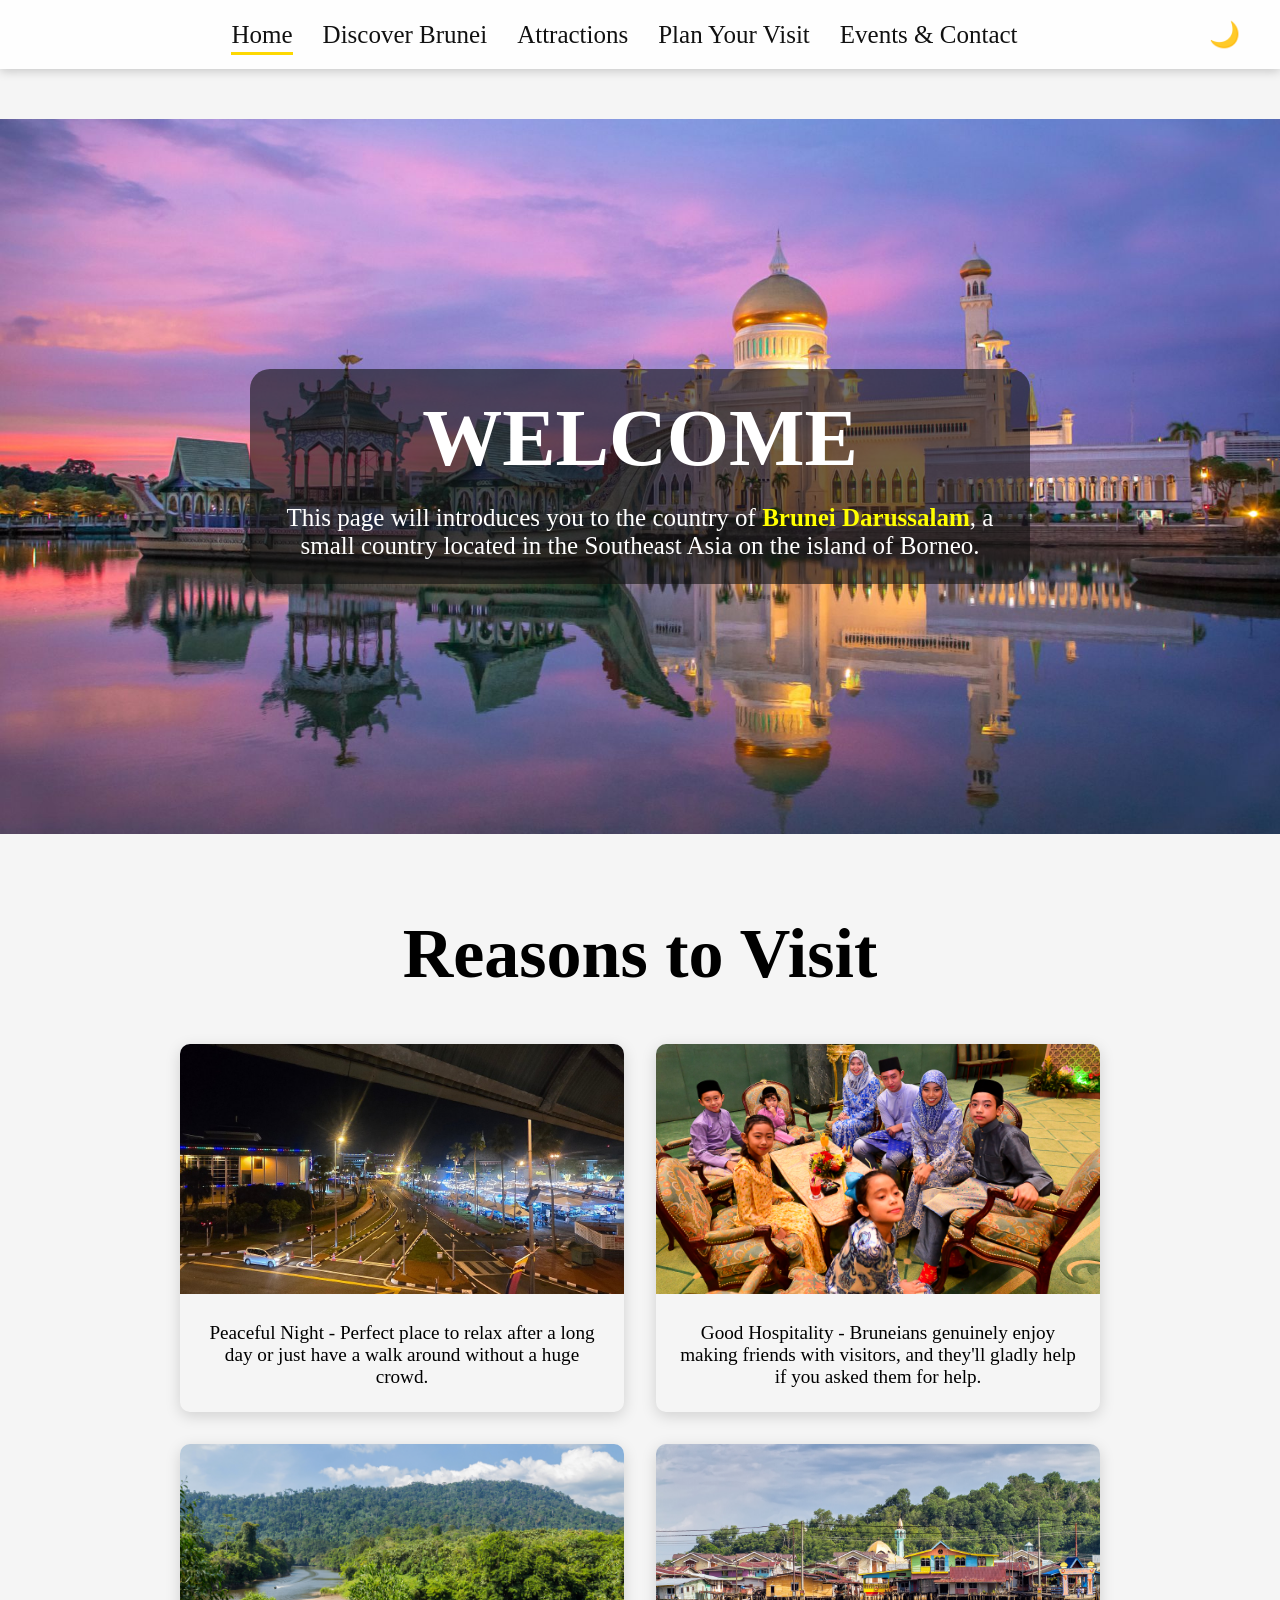
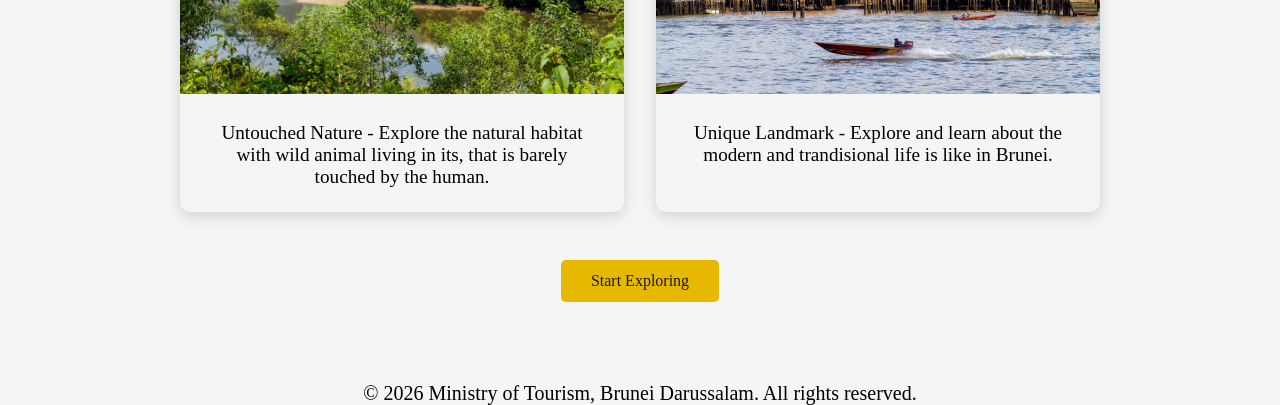
<file: index.html>
<!doctype html>
<html lang="en">
  <head>
    <meta charset="UTF-8" />
    <meta
      name="viewport"
      content="width=device-width, initial-scale=1.0"
      lang=""
    />
    <link href="style.css" rel="stylesheet" />
    <title>Ministry of Tourism</title>
  </head>

  <body>
    <div class="content-wrapper">
      <nav class="nav-container">
        <ul class="nav-links">
          <li><a href="index.html" class="active">Home</a></li>
          <li><a href="Discover.html">Discover Brunei</a></li>
          <li><a href="Attractions.html">Attractions</a></li>
          <li><a href="Plan.html">Plan Your Visit</a></li>
          <li><a href="Event&Contact.html">Events & Contact</a></li>
        </ul>
        <button id="theme-toggle">🌙</button>
      </nav>

      <header class="home-header">
        <div class="home-header-content">
          <h1>WELCOME</h1>
          <p>
            This page will introduces you to the country of
            <span>Brunei Darussalam</span>, a small country located in the
            Southeast Asia on the island of Borneo.
          </p>
        </div>
      </header>

      <main>
        <section class="home-section">
          <h2 class="home-section-title">Reasons to Visit</h2>
          <div class="home-cards-container">
            <div class="home-card">
              <img
                src="pictures/home/home peace.jpg"
                alt="Brunei Street"
              />
              <div class="home-card-description">
                Peaceful Night - Perfect place to relax after a long day or just
                have a walk around without a huge crowd.
              </div>
            </div>
            <div class="home-card">
              <img
                src="pictures/home/home hopitality.jpg"
                alt="Bruneian poeple"
              />
              <div class="home-card-description">
                Good Hospitality - Bruneians genuinely enjoy making friends with
                visitors, and they'll gladly help if you asked them for help.
              </div>
            </div>
            <div class="home-card">
              <img
                src="pictures/home/home nature.jpg"
                alt="Brunei Forest"
              />
              <div class="home-card-description">
                Untouched Nature - Explore the natural habitat with wild animal
                living in its, that is barely touched by the human.
              </div>
            </div>
            <div class="home-card">
              <img
                src="pictures/home/home kampong.jpg"
                alt="Brunei Kampong"
              />
              <div class="home-card-description">
                Unique Landmark - Explore and learn about the modern and
                trandisional life is like in Brunei.
              </div>
            </div>
          </div>
          <div class="home-explore-wrap">
            <a href="discover.html" class="home-explore-btn">Start Exploring</a>
          </div>
        </section>
      </main>
    </div>
    <footer>
      <p>
        &copy; 2026 Ministry of Tourism, Brunei Darussalam. All rights reserved.
      </p>
    </footer>
    <script src="script.js"></script>
  </body>
</html>
</file>
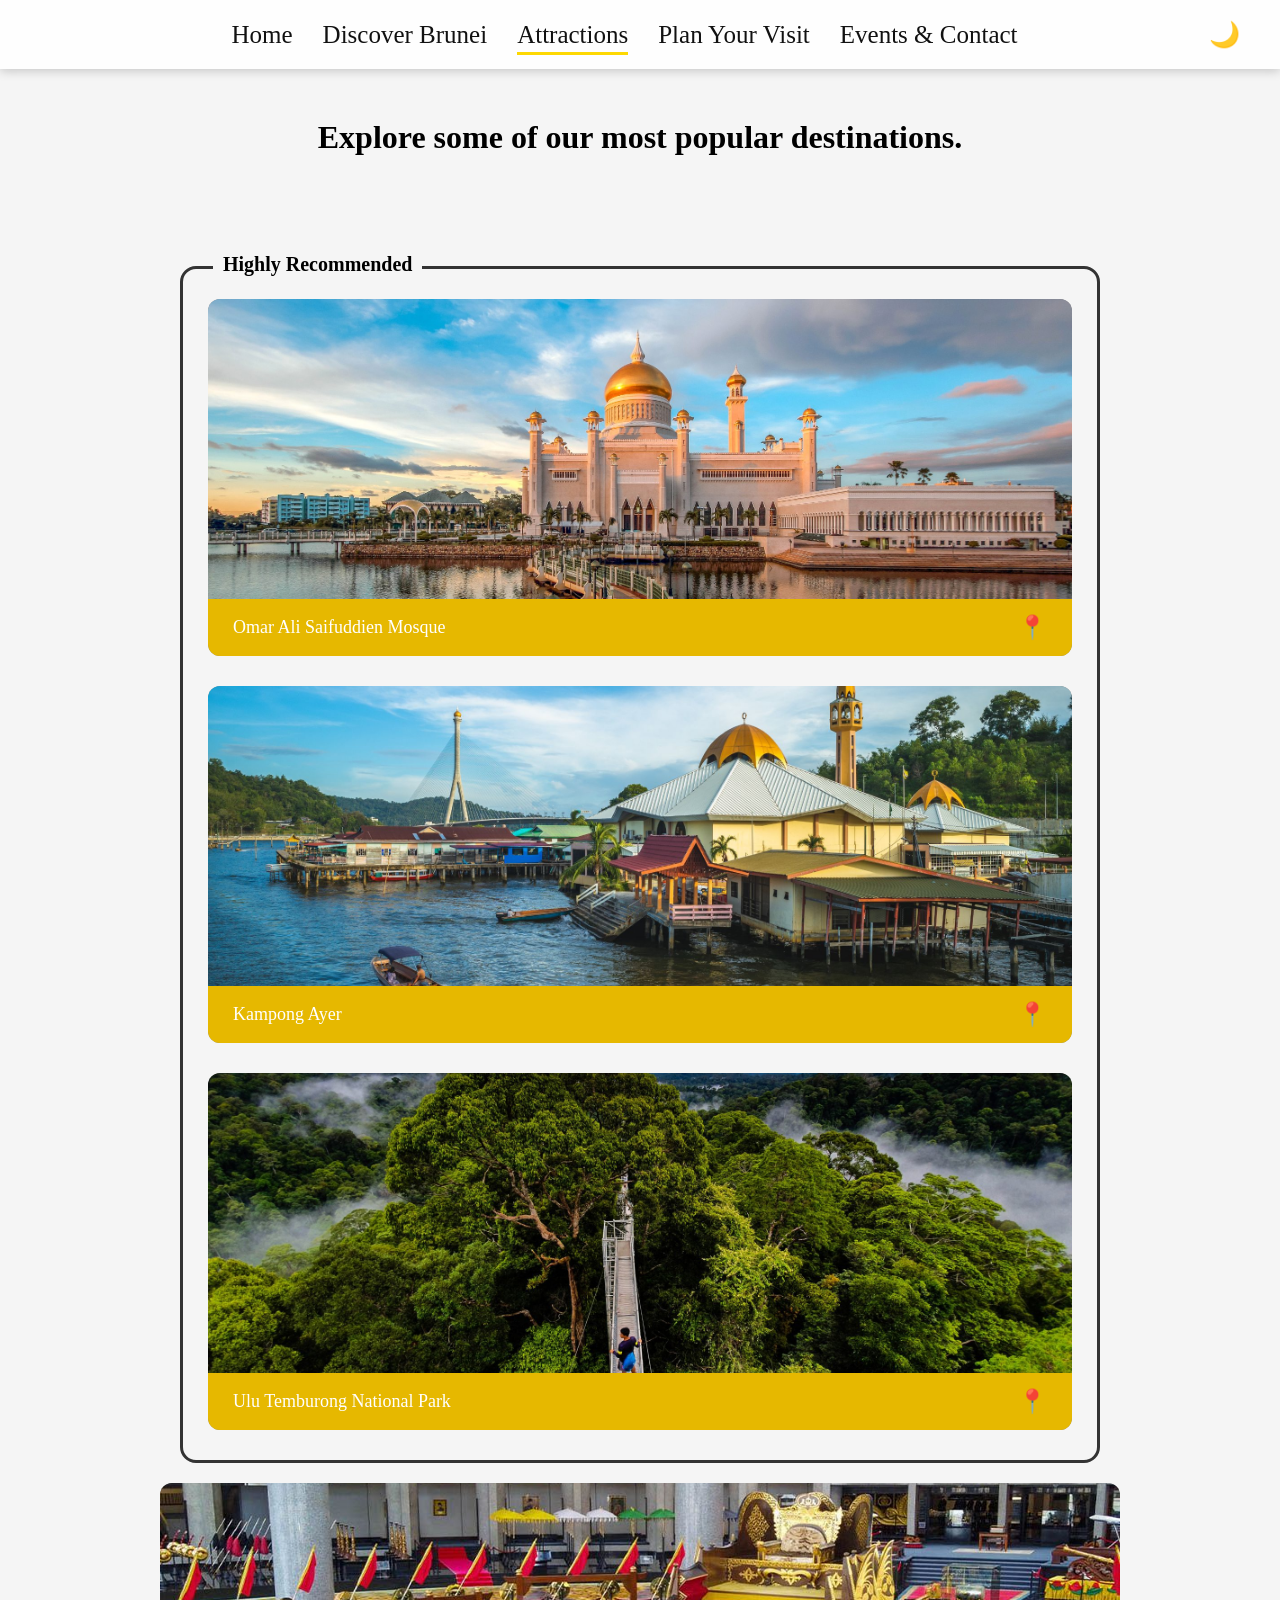
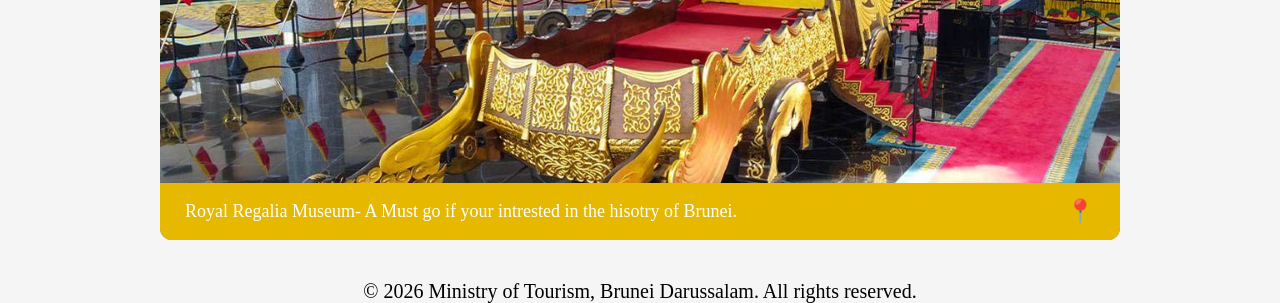
<file: Attractions.html>
<!doctype html>
<html lang="en">
  <head>
    <meta charset="UTF-8" />
    <meta name="viewport" content="width=device-width, initial-scale=1.0" />
    <link href="style.css" rel="stylesheet" />
    <title>Ministry of Tourism</title>
  </head>

  <body>
    <div class="content-wrapper">
      <nav class="nav-container">
        <ul class="nav-links">
          <li><a href="index.html">Home</a></li>
          <li><a href="Discover.html">Discover Brunei</a></li>
          <li><a href="Attractions.html" class="active">Attractions</a></li>
          <li><a href="Plan.html">Plan Your Visit</a></li>
          <li><a href="Event&Contact.html">Events & Contact</a></li>
        </ul>
        <button id="theme-toggle">🌙</button>
      </nav>
      <header class="attractions-header spacer">
        <h1>Explore some of our most popular destinations.</h1>
      </header>

      <main>
        <section class="attractions-recommended-section">
          <h2 class="attractions-section-label-tag">Highly Recommended</h2>

          <div class="attraction-cards-list">
            <article class="attraction-content-card">
              <img
                src="pictures/attraction/attraction mosque.jpg"
                alt="Omar Ali Saifuddien Mosque"
              />
              <div class="attraction-card-description">
                <p>Omar Ali Saifuddien Mosque</p>
                <a
                  href="https://maps.app.goo.gl/Ydi4Yz3rQpmLsLbv8"
                  target="_blank"
                  >📍</a
                >
              </div>
            </article>

            <article class="attraction-content-card">
              <img
                src="pictures/attraction/attraction kampong.jpg"
                alt="Kampong Ayer"
              />
              <div class="attraction-card-description">
                <p>Kampong Ayer</p>
                <a
                  href="https://maps.app.goo.gl/u1BzApEeSac68JgM9"
                  target="_blank"
                  >📍</a
                >
              </div>
            </article>

            <article class="attraction-content-card">
              <img
                src="pictures/attraction/attraction ulu temburong.jpg"
                alt="Ulu Temburong National Park"
              />
              <div class="attraction-card-description">
                <p>Ulu Temburong National Park</p>
                <a
                  href="https://maps.app.goo.gl/jLi9ojv6Qp8YwCBP8"
                  target="_blank"
                  >📍</a
                >
              </div>
            </article>
          </div>
        </section>

        <section class="attractions-others-section">
          <div class="attraction-cards-list">
            <article class="attraction-content-card">
              <img
                src="pictures/attraction/attraction museum.jpg"
                alt="Royal Regalia Museum"
              />
              <div class="attraction-card-description">
                <p>
                  Royal Regalia Museum- A Must go if your intrested in the
                  hisotry of Brunei.
                </p>
                <a
                  href="https://maps.app.goo.gl/25kUcoSTAwtkMpFm8"
                  target="_blank"
                  >📍</a
                >
              </div>
            </article>
          </div>
        </section>
      </main>
    </div>

    <footer class="global-footer">
      <p>
        &copy; 2026 Ministry of Tourism, Brunei Darussalam. All rights reserved.
      </p>
    </footer>
    <script src="script.js"></script>
  </body>
</html>
</file>
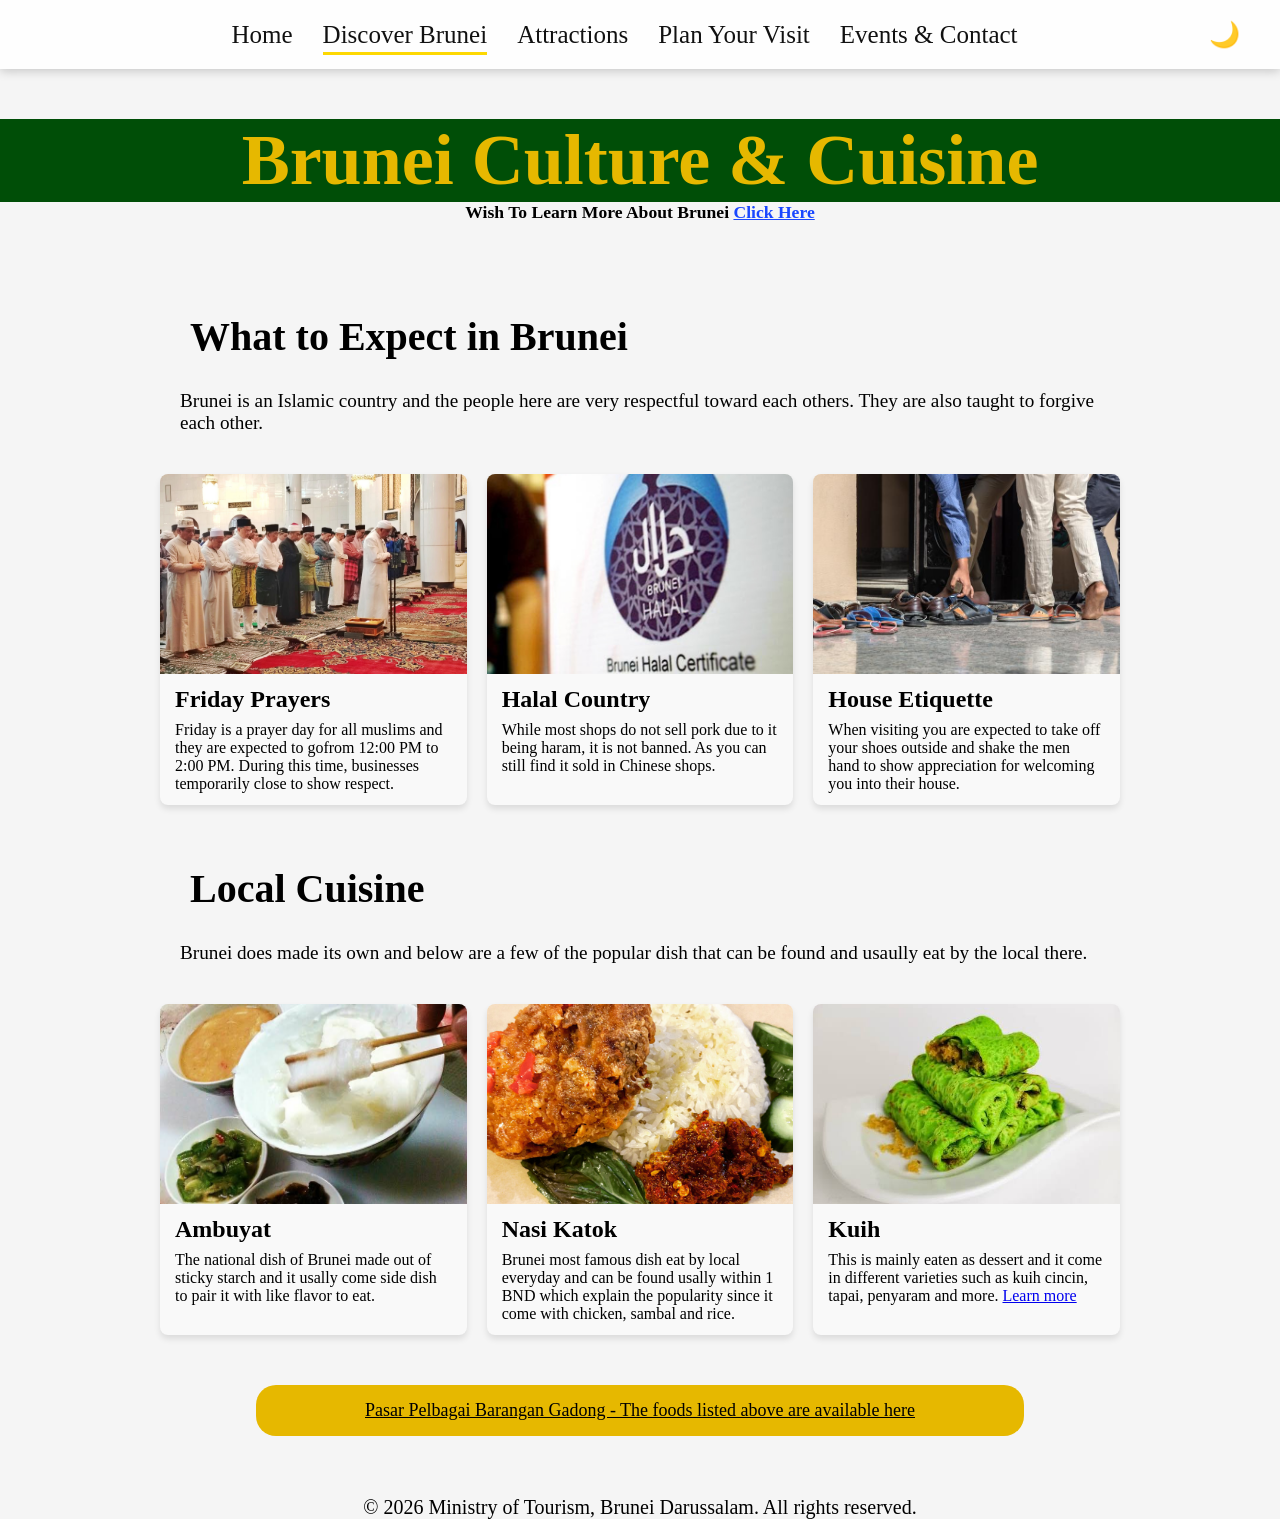
<file: Discover.html>
<!doctype html>
<html lang="en">
  <head>
    <meta charset="UTF-8" />
    <meta name="viewport" content="width=device-width, initial-scale=1.0" />
    <link href="style.css" rel="stylesheet" />
    <title>Ministry of Tourism</title>
  </head>

  <body>
    <div class="content-wrapper">
      <nav class="nav-container">
        <ul class="nav-links">
          <li><a href="index.html">Home</a></li>
          <li><a href="Discover.html" class="active">Discover Brunei</a></li>
          <li><a href="Attractions.html">Attractions</a></li>
          <li><a href="Plan.html">Plan Your Visit</a></li>
          <li><a href="Event&Contact.html">Events & Contact</a></li>
        </ul>
        <button id="theme-toggle">🌙</button>
      </nav>

      <header class="discover-header spacer">
        <h1>Brunei Culture & Cuisine</h1>
        <p>
          Wish To Learn More About Brunei
          <a href="https://www.bruneitourism.com/about/" target="_blank"
            >Click Here</a
          >
        </p>
      </header>

      <main>
        <section class="discover-content-section">
          <h2 class="discover-section-heading">What to Expect in Brunei</h2>
          <p class="discover-section-description">
            Brunei is an Islamic country and the people here are very respectful
            toward each others. They are also taught to forgive each other.
          </p>

          <div class="discover-cards-container">
            <article class="discover-info-card">
              <img
                src="pictures/discover/disover prayer.jpg"
                alt="People Praying"
              />
              <div class="discover-text-description">
                <h2>Friday Prayers</h2>
                <p>
                  Friday is a prayer day for all muslims and they are expected
                  to gofrom 12:00 PM to 2:00 PM. During this time, businesses
                  temporarily close to show respect.
                </p>
              </div>
            </article>

            <article class="discover-info-card">
              <img
                src="pictures/discover/discover halal.jpg"
                alt="Halal Sign"
              />
              <div class="discover-text-description">
                <h2>Halal Country</h2>
                <p>
                  While most shops do not sell pork due to it being haram, it is
                  not banned. As you can still find it sold in Chinese shops.
                </p>
              </div>
            </article>

            <article class="discover-info-card">
              <img
                src="pictures/discover/discover house.jpg"
                alt="Poeple talking shoes off"
              />
              <div class="discover-text-description">
                <h2>House Etiquette</h2>
                <p>
                  When visiting you are expected to take off your shoes outside
                  and shake the men hand to show appreciation for welcoming you
                  into their house.
                </p>
              </div>
            </article>
          </div>
        </section>

        <section class="discover-content-section">
          <h2 class="discover-section-heading">Local Cuisine</h2>
          <p class="discover-section-description">
            Brunei does made its own and below are a few of the popular dish
            that can be found and usaully eat by the local there.
          </p>

          <div class="discover-cards-container">
            <article class="discover-info-card">
              <img
                src="pictures/discover/discover ambuyat.jpg"
                alt="Ambuyat"
              />
              <div class="discover-text-description">
                <h2>Ambuyat</h2>
                <p>
                  The national dish of Brunei made out of sticky starch and it
                  usally come side dish to pair it with like flavor to eat.
                </p>
              </div>
            </article>

            <article class="discover-info-card">
              <img
                src="pictures/discover/discover nasi.jpg"
                alt="Nasi Katok"
              />
              <div class="discover-text-description">
                <h2>Nasi Katok</h2>
                <p>
                  Brunei most famous dish eat by local everyday and can be found
                  usally within 1 BND which explain the popularity since it come
                  with chicken, sambal and rice.
                </p>
              </div>
            </article>

            <article class="discover-info-card">
              <img
                src="pictures/discover/discover kuih.jpg"
                alt="Kuih"
              />
              <div class="discover-text-description">
                <h2>Kuih</h2>
                <p>
                  This is mainly eaten as dessert and it come in different
                  varieties such as kuih cincin, tapai, penyaram and more.
                  <a
                    href="https://www.bruneitourism.com/local-delicacies/"
                    target="_blank"
                    >Learn more</a
                  >
                </p>
              </div>
            </article>
          </div>
        </section>

        <div class="discover-location-wrapper">
          <a
            href="https://maps.app.goo.gl/292WNRufpVdcn7c56"
            target="_blank"
            class="discover-location-btn"
            >Pasar Pelbagai Barangan Gadong - The foods listed above are
            available here</a
          >
        </div>
      </main>
    </div>
    <footer class="main-footer">
      <p>
        &copy; 2026 Ministry of Tourism, Brunei Darussalam. All rights reserved.
      </p>
    </footer>
    <script src="script.js"></script>
  </body>
</html>
</file>
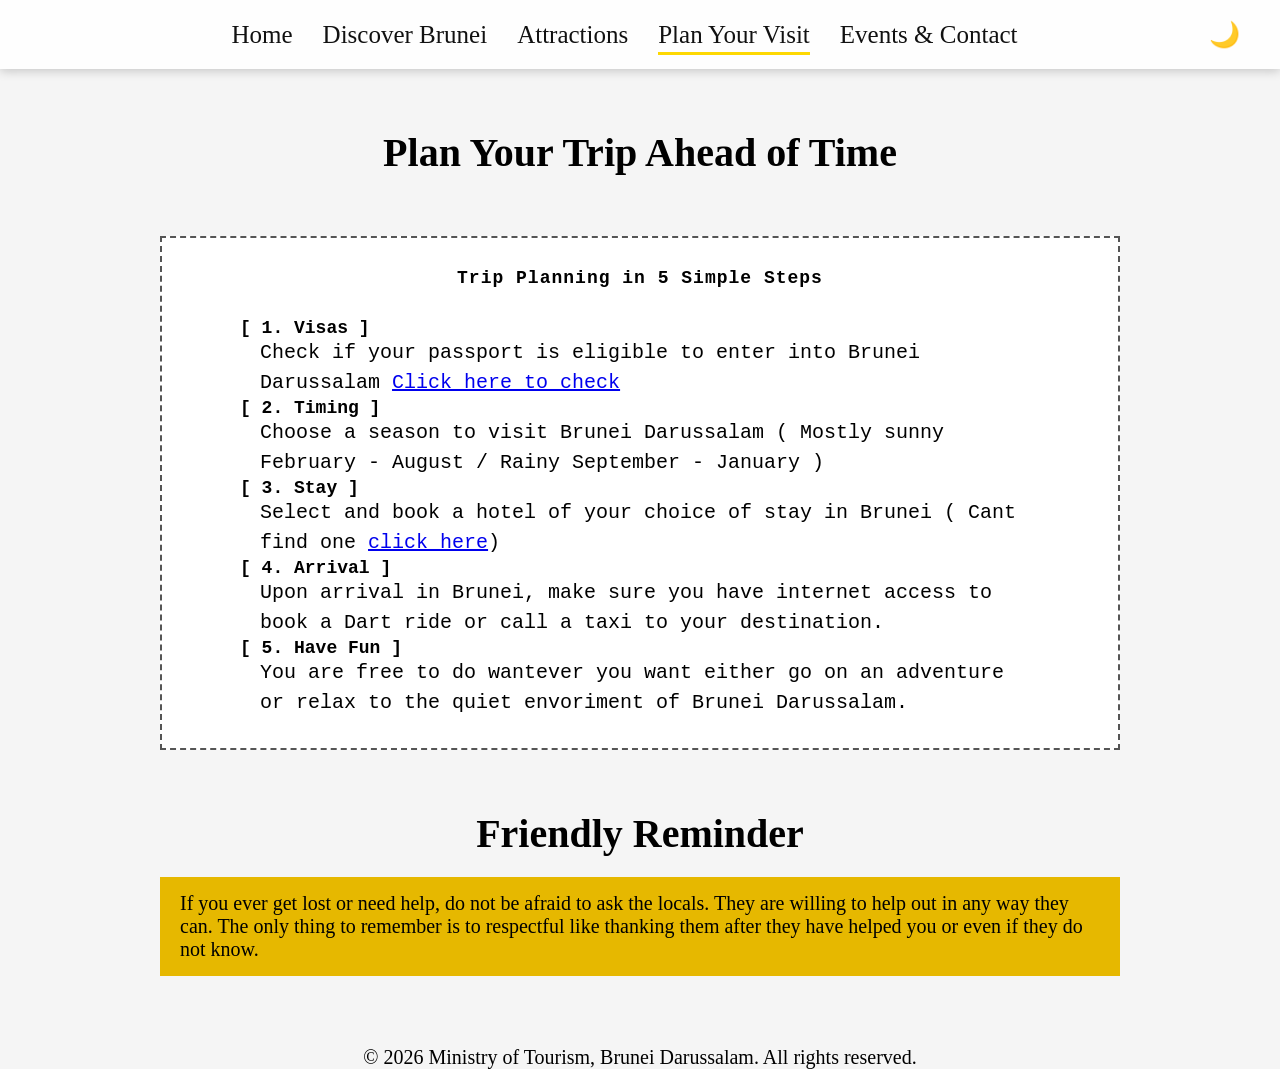
<file: Plan.html>
<!doctype html>
<html lang="en">
  <head>
    <meta charset="UTF-8" />
    <meta name="viewport" content="width=device-width, initial-scale=1.0" />
    <link href="style.css" rel="stylesheet" />
    <title>Ministry of Tourism</title>
  </head>

  <body>
    <div class="content-wrapper">
      <nav class="nav-container">
        <ul class="nav-links">
          <li><a href="index.html">Home</a></li>
          <li><a href="Discover.html">Discover Brunei</a></li>
          <li><a href="Attractions.html">Attractions</a></li>
          <li><a href="Plan.html" class="active">Plan Your Visit</a></li>
          <li><a href="Event&Contact.html">Events & Contact</a></li>
        </ul>
        <button id="theme-toggle">🌙</button>
      </nav>

      <header class="plan-header spacer">
        <h1>Plan Your Trip Ahead of Time</h1>
      </header>
      <!-- check the english of this setnence belwo with ai so no mistake -->
      <main>
        <section class="plan-container">
          <div class="plan-steps-container">
            <h3 class="plan-steps-title">Trip Planning in 5 Simple Steps</h3>

            <ol class="plan-steps-list">
              <li>
                <h1>[ 1. Visas ]</h1>
                <p class="plan-step-description">
                  Check if your passport is eligible to enter into Brunei
                  Darussalam
                  <a
                    href="https://www.mfa.gov.bn/Pages/Visa-Information.aspx#close"
                    target="_blank"
                    >Click here to check</a
                  >
                </p>
              </li>

              <li>
                <h1>[ 2. Timing ]</h1>
                <p class="plan-step-description">
                  Choose a season to visit Brunei Darussalam ( Mostly sunny
                  February - August / Rainy September - January )
                </p>
              </li>
              <li>
                <h1>[ 3. Stay ]</h1>
                <p class="plan-step-description">
                  Select and book a hotel of your choice of stay in Brunei (
                  Cant find one
                  <a
                    href="https://www.booking.com/city/bn/bandar-seri-begawan.html"
                    target="_blank"
                    >click here</a
                  >)
                </p>
              </li>
              <li>
                <h1>[ 4. Arrival ]</h1>
                <p class="plan-step-description">
                  Upon arrival in Brunei, make sure you have internet access to
                  book a Dart ride or call a taxi to your destination.
                </p>
              </li>
              <li>
                <h1>[ 5. Have Fun ]</h1>
                <p class="plan-step-description">
                  You are free to do wantever you want either go on an adventure
                  or relax to the quiet envoriment of Brunei Darussalam.
                </p>
              </li>
            </ol>
          </div>
        </section>

        <section class="plan-text-section">
          <h2 class="plan-section-title">Friendly Reminder</h2>
          <p class="plan-section-description">
            If you ever get lost or need help, do not be afraid to ask the
            locals. They are willing to help out in any way they can. The only
            thing to remember is to respectful like thanking them after they
            have helped you or even if they do not know.
          </p>
        </section>
      </main>
    </div>

    <footer class="global-footer">
      <p>
        &copy; 2026 Ministry of Tourism, Brunei Darussalam. All rights reserved.
      </p>
    </footer>
    <script src="script.js"></script>
  </body>
</html>
</file>
<file: style.css>
/* Global */
* {
  box-sizing: border-box;
  margin: 0;
  padding: 0;
}
.spacer {
  margin-top: 50px;
}
body {
  background-color: whitesmoke;
}
.nav-container {
  display: flex;
  align-items: center;
  background-color: rgba(255, 255, 255, 0.95);
  box-shadow: 0 2px 10px rgba(0, 0, 0, 0.2);
  padding: 20px 40px;
}

.nav-links {
  display: flex;
  gap: 30px;
  list-style: none;
  margin: 0 auto;
}

.nav-links a {
  color: #111111;
  text-decoration: none;
  font-size: 25px;
  font-weight: 400;
  padding-bottom: 4px;
  border-bottom: 3px solid transparent;
  transition: border-color 0.4s ease;
}

.nav-links a.active,
.nav-links a:hover {
  border-bottom-color: #fdd802;
}

.content-wrapper {
  min-height: calc(100vh - 30px);
}

footer {
  font-size: 20px;
  text-align: center;
}
/* Dark mode */
#theme-toggle {
  background: none;
  border: none;
  cursor: pointer;
  font-size: 25px;
  transition: color 0.2s ease;
}

body.dark-mode {
  background-color: #121212;
  color: #f9f9f9;

  .nav-container {
    background-color: rgba(0, 0, 0, 0.95);
    box-shadow: 0 2px 10px rgba(255, 255, 255, 0.2);
  }
  .nav-links a {
    color: #eeeeee;
  }
  .home-card {
    box-shadow: 0 4px 15px rgba(255, 255, 255, 0.15);
    transition:
      transform 0.3s,
      box-shadow 0.3s;
  }
  .home-card:hover {
    transform: translateY(-5px);
    box-shadow: 0 8px 25px rgba(255, 255, 255, 0.3);
  }
  .discover-header p a,
  .discover-text-description p a {
    color: #e6b800;
  }
  .discover-info-card {
    background-color: rgba(0, 0, 0, 0.95);
    box-shadow: 0 2px 10px rgba(255, 255, 255, 0.2);
  }
  .attractions-section-label-tag {
    background: #121212;
  }
  .plan-container {
    background-color: #0a0a0a;
    border: 2px dashed #aaaaaa;
  }
  .plan-step-description a {
    color: #e6b800;
  }
  .attractions-recommended-section {
    border: 3px solid #cccccc;
  }
}

/* Home page*/
.home-header {
  background-image: url("pictures/home/home background.jpg");
  background-position: center;
  background-size: cover;
  text-align: center;
  padding: 250px;
  margin-top: 50px;
}
.home-header-content {
  padding: 1.5rem;
  border-radius: 20px;
  background: #11111198;
}
.home-header h1 {
  font-size: 80px;
  font-weight: bolder;
  color: rgb(255, 255, 255);
  margin-bottom: 20px;
}

.home-header p {
  font-size: 25px;
  color: white;
  margin: auto;
  max-width: 80ch;
}
.home-header p span {
  color: yellow;
  font-weight: bold;
}

.home-section {
  text-align: center;
  padding: 40px 20px;
}

.home-section-title {
  font-size: 70px;
  margin-bottom: 50px;
}

.home-section {
  text-align: center;
  padding: 40px 20px;
}

.home-section-title {
  font-size: 70px;
  margin-bottom: 50px;
}

.home-cards-container {
  display: grid;
  grid-template-columns: repeat(auto-fit, minmax(300px, 1fr));
  gap: 2rem;
}

.home-card {
  border-radius: 10px;
  overflow: hidden;
  box-shadow: 0 4px 15px rgba(0, 0, 0, 0.15);
  transition:
    transform 0.3s,
    box-shadow 0.3s;
}

.home-card:hover {
  transform: translateY(-5px);
  box-shadow: 0 8px 25px rgba(0, 0, 0, 0.3);
}

.home-card img {
  width: 100%;
  height: 250px;
  object-fit: cover;
}

.home-card-description {
  padding: 1.5rem;
  font-size: 1.2rem;
}
.home-explore-wrap {
  text-align: center;
  margin-top: 3rem;
}
.home-explore-btn {
  display: inline-block;
  background-color: #e6b800;
  color: #1a1a1a;
  text-decoration: none;
  padding: 12px 30px;
  font-size: 16px;
  border-radius: 5px;
  transition:
    transform 0.2s,
    box-s hadow 0.2s;
}

.home-explore-btn:hover {
  transform: translateY(-5px);
  box-shadow: 0 2px 10px rgba(0, 0, 0, 0.3);
}

/* Discover page*/
.discover-header {
  text-align: center;
  margin-bottom: 40px;
}
.discover-header h1 {
  background-color: rgb(0, 78, 7);
  font-size: 4.5rem;
  color: #e6b800;
}
.discover-header p {
  font-weight: bold;
  font-size: 1.1rem;
}
.discover-header p a {
  color: #1947ff;
}
.discover-content-section {
  margin-bottom: 50px;
}
.discover-section-heading {
  display: inline-block;
  padding: 10px 30px;
  font-size: 2.5rem;
  font-weight: bold;
  margin-bottom: 10px;
}

.discover-section-description {
  display: block;
  padding: 10px 20px;
  font-size: 1.2rem;
  margin-bottom: 30px;
}

.discover-text-description h2 {
  font-weight: bold;
  margin-bottom: 8px;
  float: left;
}

.discover-text-description p {
  text-align: left;
  float: left;
}

.discover-cards-container {
  display: grid;
  grid-template-columns: repeat(3, 1fr);
  gap: 20px;
  margin-top: 20px;
}
.discover-info-card {
  display: flex;
  flex-direction: column;
  background-color: #f9f9f9;
  border-radius: 8px;
  overflow: hidden;
  box-shadow: 0 4px 6px rgba(0, 0, 0, 0.1);
}
.discover-info-card img {
  width: 100%;
  height: 200px;
  object-fit: cover;
  display: block;
}
.discover-text-description {
  padding: 12px 15px;
  text-align: center;
}

.discover-location-wrapper {
  text-align: center;
  margin-bottom: 20px;
}

.discover-location-btn {
  display: block;
  color: black;
  background-color: #e6b800;
  border-radius: 20px;
  padding: 15px;
  font-size: 18px;
  width: 80%;
  margin: 0 auto;
  transition:
    transform 0.3s,
    box-shadow 0.3s;
}

.discover-location-btn:hover {
  transform: translateY(-5px);
  box-shadow: 0 2px 10px rgba(0, 0, 0, 0.3);
}
/* Plan visit page*/
.plan-header {
  text-align: center;
}

.plan-header h1 {
  font-size: 2.5rem;
  display: inline-block;
  padding: 10px 30px;
  margin-bottom: 10px;
}

.plan-container {
  background-color: white;
  border: 2px dashed #555555;
  padding: 30px;
  margin-bottom: 50px;
  font-family: "Courier New";
}

.plan-steps-container {
  max-width: 800px;
  margin: 0 auto;
}

.plan-steps-title {
  text-align: center;
  font-size: 18px;
  font-weight: bold;
  margin-bottom: 30px;
  letter-spacing: 1px;
}

.plan-steps-list {
  list-style: none;
  padding: 0;
  margin: 0;
}

.plan-steps-list li h1 {
  font-size: 18px;
}

.plan-step-description {
  font-size: 20px;
  line-height: 1.5;
  margin: 0;
  padding-left: 20px;
}

.plan-text-section {
  margin-bottom: 30px;
}

.plan-section-title {
  font-size: 2.5rem;
  text-align: center;
  padding: 10px 30px;
  margin-bottom: 10px;
}

.plan-section-description {
  background-color: #e6b800;
  display: block;
  padding: 15px 20px;
  font-size: 20px;
  margin: 0;
}

/* Contact & Event Brunei Page */
.contact-page-header {
  text-align: center;
  margin-bottom: 40px;
  padding-top: 20px;
}

.contact-page-header h1 {
  display: inline-block;
  padding: 12px 40px;
  font-size: 2.5rem;
  font-family: "Segoe UI", Tahoma, Geneva, Verdana, sans-serif;
}

.contact-cards-section {
  display: flex;
  gap: 20px;
  justify-content: center;
  margin-bottom: 30px;
}
.contact-card h2 {
  font-size: 1.4rem;
}

.contact-card {
  flex: 1;
  display: flex;
  flex-direction: column;
  align-items: flex-start;
}
.contact-card h1 {
  margin-bottom: 20px;
}
.contact-card img {
  width: 100%;
  height: 300px;
  object-fit: cover;
  display: block;
}

.contact-card p {
  text-decoration: none;
  font-size: 14px;
  text-align: left;
  float: left;
}

.contact-explore-wrapper {
  text-align: center;
  margin-bottom: 40px;
}

.contact-explore-btn {
  display: inline-block;
  background-color: #e6b800;
  color: #1a1a1a;
  text-decoration: none;
  padding: 12px 30px;
  font-size: 16px;
  border-radius: 5px;
  transition:
    transform 0.2s,
    box-shadow 0.2s;
}
.contact-explore-btn:hover {
  transform: translateY(-5px);
  box-shadow: 0 2px 10px rgba(0, 0, 0, 0.3);
}

.contact-clock-container {
  text-align: center;
  background-color: #e6b800;
  color: black;
  padding: 40px;
  border-radius: 20px;
  border: 2px solid black;
}
.contact-clock-container h1 {
  font-size: 3rem;
}
.contact-clock-container div {
  font-size: 3rem;
}

.contact-form-section {
  max-width: 800px;
  margin: 0 auto 40px auto;
}

.contact-section-title {
  display: block;
  width: fit-content;
  margin: 0 auto 20px auto;
  padding: 10px 40px;
  font-size: 50px;
  font-family: "Segoe UI", Tahoma, Geneva, Verdana, sans-serif;
}
.contact-section-description {
  font-size: 2rem;
  text-align: center;
}
.contact-form-section form {
  background-color: #f2ede7;
  box-shadow: 0 4px 10px rgba(0, 0, 0, 0.8);
  padding: 40px;
  text-align: center;
  color: black;
  display: flex;
  flex-direction: column;
  text-align: left;
  gap: 10px;
  margin-bottom: 30px;
}

.contact-form-fields label {
  font-size: 20px;
}

.contact-form-fields input {
  padding: 10px;
  border: none;
  outline: none;
  font-family: inherit;
  font-size: 18px;
  margin-bottom: 10px;
  resize: vertical;
}

.contact-submit-btn {
  background-color: #e6b800;
  border: none;
  border-radius: 10px;
  padding: 12px 40px;
  font-size: 16px;
  cursor: pointer;
  transition: box-shadow 0.2s;
}
.contact-submit-btn:hover {
  box-shadow: 0 2px 10px rgba(0, 0, 0, 0.3);
}

.contact-spacer {
  height: 60px;
}

/* Attractions Page */
main {
  max-width: 1000px;
  margin: 0 auto;
  padding: 40px 20px;
}

.attractions-header {
  text-align: center;
  margin-bottom: 30px;
}

.attractions-header h1 {
  font-size: 2rem;
  font-weight: bold;
}

.attractions-recommended-section {
  border: 3px solid #333;
  border-radius: 16px;
  padding: 30px 25px;
  margin: 20px;
  position: relative;
  margin-top: 40px;
}

.attractions-section-label-tag {
  position: absolute;
  top: -16px;
  left: 30px;
  background: whitesmoke;
  padding: 0 10px;
  margin: 0;
  font-size: 20px;
}

.attraction-cards-list {
  display: flex;
  flex-direction: column;
  gap: 30px;
}

.attraction-content-card {
  background-color: #888888;
  border-radius: 12px;
  overflow: hidden;
}
.attraction-content-card img {
  width: 100%;
  height: 300px;
  object-fit: cover;
  display: block;
}

.attraction-card-description {
  background-color: #e6b800;
  display: flex;
  justify-content: space-between;
  align-items: center;
  padding: 15px 25px;
}

.attraction-card-description p {
  color: #ffffff;
  font-size: 18px;
  margin: 0;
}

.attraction-content-card a {
  text-decoration: none;
  font-size: 23px;
}

.attraction-location:hover {
  background-color: #cccccc;
}

/* Mobile View */

@media (max-width: 768px) {
  body {
    overflow-x: hidden;
  }

  /* Navigation */
  .nav-container {
    flex-direction: column;
    padding: 15px 20px;
    gap: 10px;
  }
  .nav-links {
    flex-wrap: wrap;
    justify-content: center;
    gap: 15px;
    margin: 0;
  }
  .nav-links a {
    font-size: 18px;
  }
  .theme-toggle {
    font-size: 22px;
  }
  .spacer {
    margin-top: 25px;
  }
  footer {
    font-size: 15px;
    padding: 15px;
  }

  /* Home */
  .home-header {
    padding: 90px 20px;
    margin-top: 20px;
  }
  .home-header-content {
    padding: 1rem;
    border-radius: 12px;
  }
  .home-header h1 {
    font-size: 40px;
    margin-bottom: 12px;
  }
  .home-header p {
    font-size: 16px;
  }
  .home-section {
    padding: 30px 15px;
  }
  .home-section-title {
    font-size: 34px;
    margin-bottom: 25px;
  }
  .home-cards-container {
    grid-template-columns: 1fr;
    gap: 1.25rem;
  }
  .home-card img {
    height: 200px;
  }
  .home-card-description {
    padding: 1rem;
    font-size: 1rem;
  }

  /* Discover */
  .discover-header h1 {
    font-size: 2.2rem;
    padding: 10px;
  }
  .discover-header p {
    font-size: 1rem;
    padding: 0 15px;
  }
  .discover-content-section {
    margin-bottom: 35px;
  }
  .discover-section-heading {
    display: block;
    font-size: 1.6rem;
    padding: 8px 15px;
  }
  .discover-section-description {
    font-size: 1rem;
    padding: 8px 15px;
    margin-bottom: 20px;
  }
  .discover-cards-container {
    grid-template-columns: 1fr;
    gap: 15px;
  }
  .discover-text-description h2,
  .discover-text-description p {
    float: none;
    text-align: center;
  }
  .discover-info-card img {
    height: 180px;
  }
  .discover-location-btn {
    width: 95%;
    font-size: 16px;
    padding: 12px;
  }

  /* Plan Visit */
  .plan-header h1,
  .plan-section-title {
    font-size: 1.8rem;
    padding: 8px 15px;
  }
  .plan-container {
    padding: 20px 15px;
    margin: 0 10px 30px;
  }
  .plan-steps-title {
    font-size: 16px;
    margin-bottom: 20px;
  }
  .plan-steps-list li h1 {
    font-size: 16px;
  }
  .plan-step-description {
    font-size: 13px;
    padding-left: 10px;
  }
  .plan-section-description {
    font-size: 15px;
    padding: 12px 15px;
  }

  /* Contact */
  .contact-page-header {
    padding-top: 15px;
    margin-bottom: 25px;
  }
  .contact-page-header h1 {
    font-size: 1.8rem;
    padding: 10px 20px;
  }
  .contact-cards-section {
    flex-direction: column;
    gap: 20px;
    padding: 0 15px;
  }
  .contact-card img {
    height: 200px;
  }
  .contact-card p {
    font-size: 13px;
    float: none;
    text-align: center;
  }
  .contact-section-title {
    font-size: 28px;
    padding: 8px 20px;
  }
  .contact-form-section {
    padding: 0 15px;
  }
  .contact-form-section form {
    padding: 20px;
  }
  .contact-form-fields label {
    font-size: 16px;
  }
  .contact-form-fields input {
    font-size: 16px;
    padding: 8px;
  }
  .contact-spacer {
    height: 30px;
  }
  .contact-clock-container {
    text-align: center;
    background-color: #e6b800;
    color: black;
    padding: 20px;
    border-radius: 20px;
    border: 1px solid black;
  }
  .contact-clock-container h1 {
    font-size: 1.8rem;
  }
  .contact-clock-container div {
    font-size: 1.6rem;
  }
  /* Attractions */
  main {
    padding: 25px 15px;
  }
  .attractions-header h1 {
    font-size: 1.5rem;
  }
  .attractions-recommended-section {
    padding: 20px 15px;
    margin: 10px 5px;
    margin-top: 40px;
  }
  .attractions-section-label-tag {
    font-size: 16px;
    left: 20px;
  }
  .attraction-cards-list {
    gap: 20px;
  }
  .attraction-content-card img {
    height: 200px;
  }
  .attraction-card-description {
    flex-direction: column;
    align-items: flex-start;
    gap: 8px;
    padding: 12px 15px;
  }
  .attraction-card-description p {
    font-size: 15px;
  }
  .attraction-content-card a {
    font-size: 18px;
  }
}
</file>
